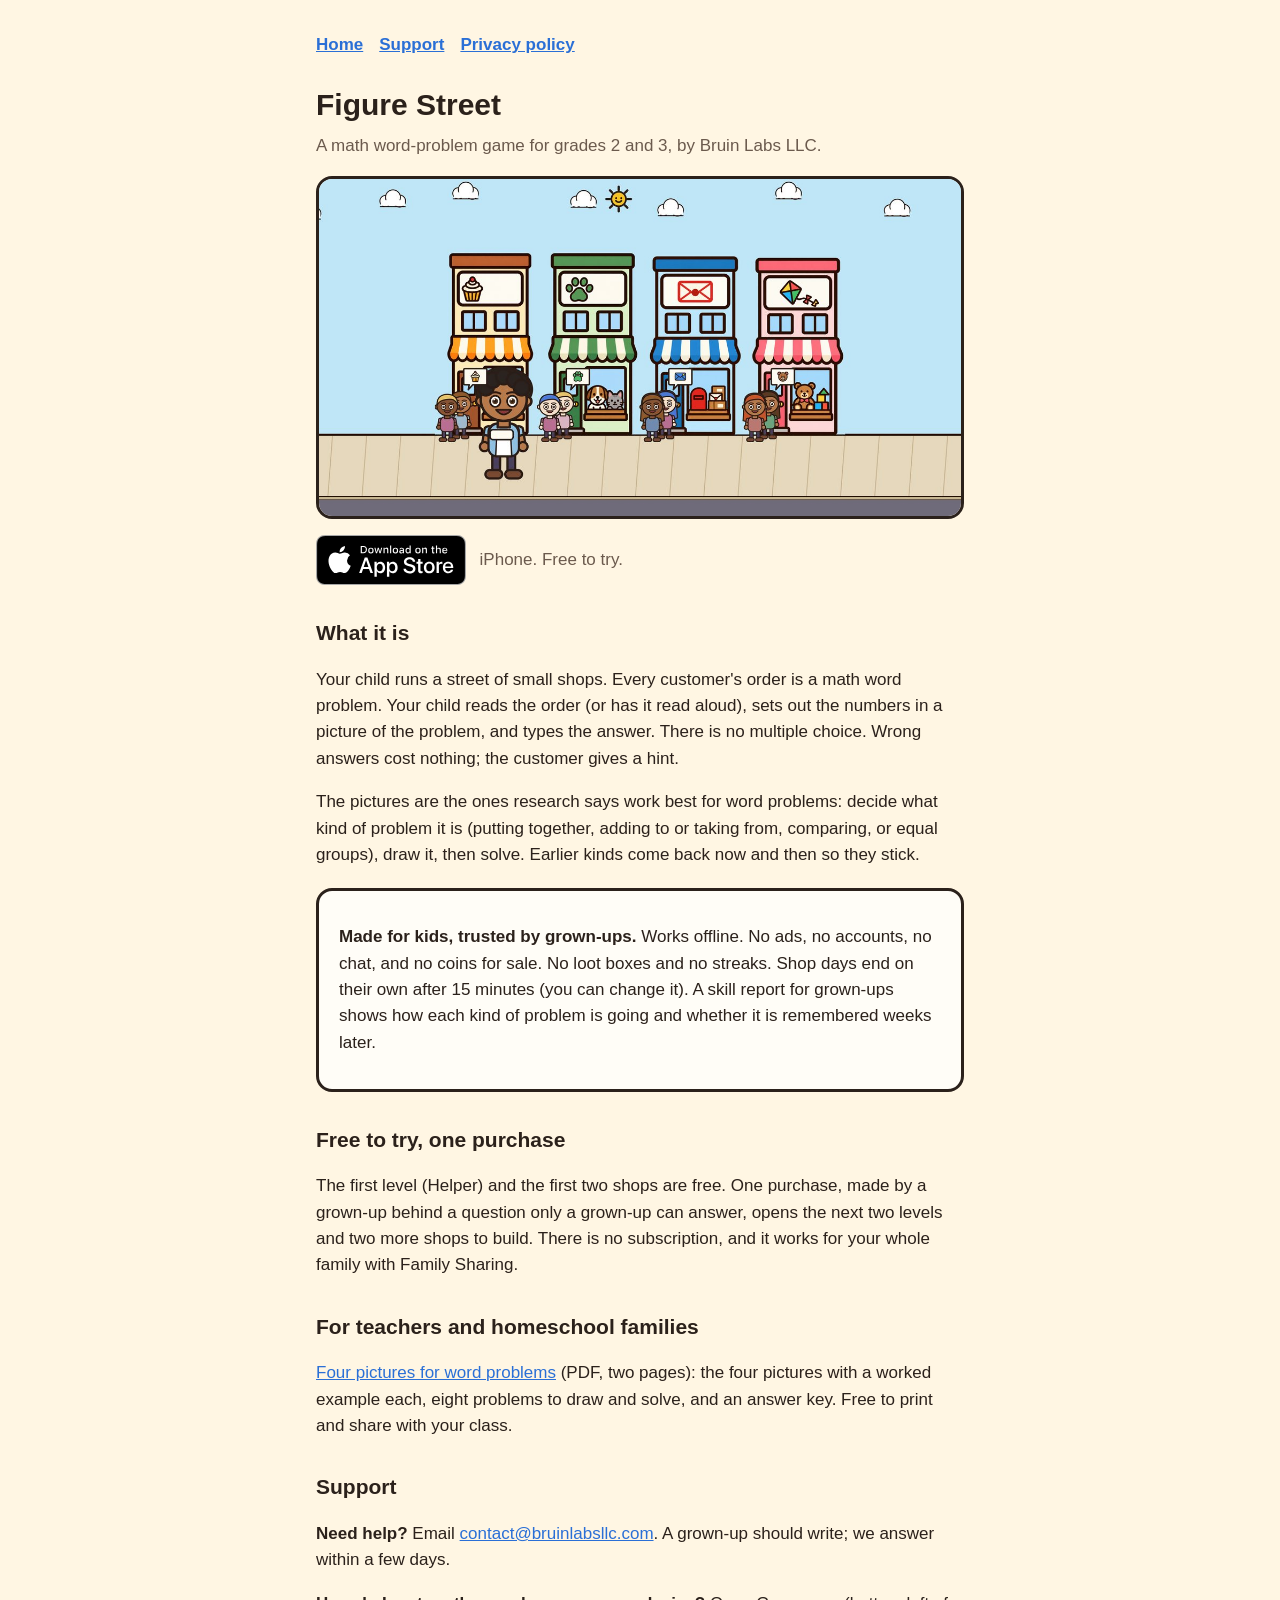
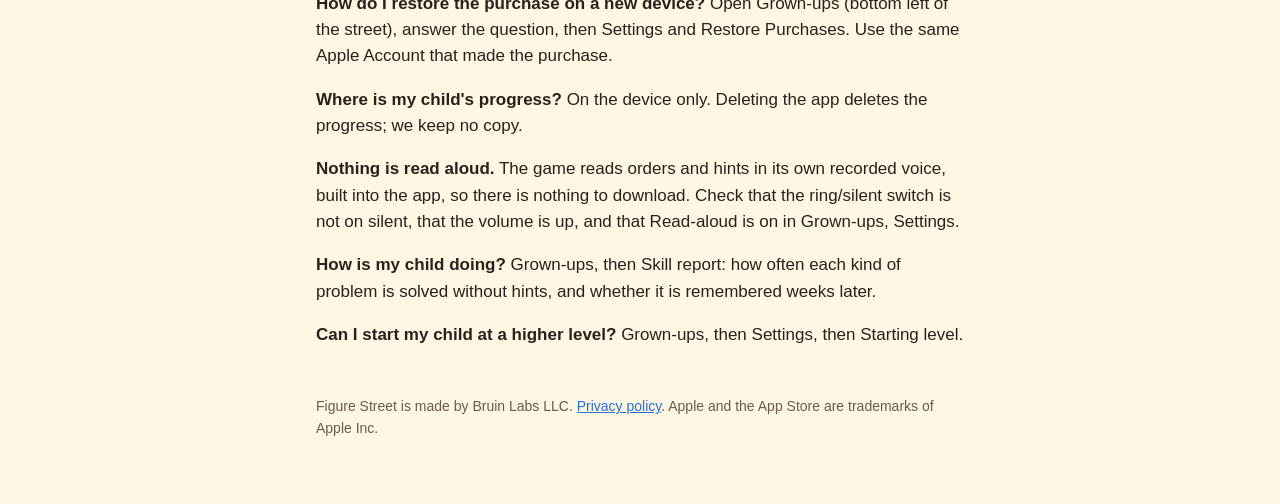
<file: index.html>
<!doctype html>
<html lang="en">
<head>
<meta charset="utf-8">
<meta name="viewport" content="width=device-width, initial-scale=1">
<title>Figure Street: math word problems for grades 2 and 3</title>
<meta name="description" content="An iPhone game where your child runs a street of shops and every customer's order is a math word problem. Grades 2 and 3. Offline, no ads, no accounts. Free to try, one purchase.">
<meta name="apple-itunes-app" content="app-id=6825498476">
<meta property="og:type" content="website">
<meta property="og:site_name" content="Figure Street">
<meta property="og:title" content="Figure Street: math word problems for grades 2 and 3">
<meta property="og:description" content="Your child runs a street of shops, and every customer's order is a word problem. Offline, no ads, no accounts. Free to try.">
<meta property="og:url" content="https://mherring26.github.io/figure-street-site/">
<meta property="og:image" content="https://mherring26.github.io/figure-street-site/og.jpg">
<meta property="og:image:width" content="1200">
<meta property="og:image:height" content="630">
<meta property="og:image:alt" content="Four shops on Figure Street, a bakery, a pet shop, a post office and a toy shop, with customers waiting.">
<meta name="twitter:card" content="summary_large_image">
<link rel="stylesheet" href="style.css">
</head>
<body>
<main>
<nav><a href="./">Home</a><a href="#help">Support</a><a href="privacy.html">Privacy policy</a></nav>
<h1>Figure Street</h1>
<p class="lede">A math word-problem game for grades 2 and 3, by Bruin Labs LLC.</p>

<img class="hero" src="og.jpg" width="1200" height="630" alt="Four shops on Figure Street, a bakery, a pet shop, a post office and a toy shop, with customers waiting.">

<p class="store"><a href="https://apps.apple.com/app/id6825498476"><img src="app-store-badge.svg" width="150" height="50" alt="Download on the App Store"></a><span>iPhone. Free to try.</span></p>

<h2>What it is</h2>
<p>Your child runs a street of small shops. Every customer's order is a math word problem. Your child reads the order (or has it read aloud), sets out the numbers in a picture of the problem, and types the answer. There is no multiple choice. Wrong answers cost nothing; the customer gives a hint.</p>
<p>The pictures are the ones research says work best for word problems: decide what kind of problem it is (putting together, adding to or taking from, comparing, or equal groups), draw it, then solve. Earlier kinds come back now and then so they stick.</p>

<div class="card">
<p><strong>Made for kids, trusted by grown-ups.</strong> Works offline. No ads, no accounts, no chat, and no coins for sale. No loot boxes and no streaks. Shop days end on their own after 15 minutes (you can change it). A skill report for grown-ups shows how each kind of problem is going and whether it is remembered weeks later.</p>
</div>

<h2>Free to try, one purchase</h2>
<p>The first level (Helper) and the first two shops are free. One purchase, made by a grown-up behind a question only a grown-up can answer, opens the next two levels and two more shops to build. There is no subscription, and it works for your whole family with Family Sharing.</p>

<h2 id="printable">For teachers and homeschool families</h2>
<p><a href="four-pictures.pdf">Four pictures for word problems</a> (PDF, two pages): the four pictures with a worked example each, eight problems to draw and solve, and an answer key. Free to print and share with your class.</p>

<h2 id="help">Support</h2>
<p><strong>Need help?</strong> Email <a href="mailto:contact@bruinlabsllc.com">contact@bruinlabsllc.com</a>. A grown-up should write; we answer within a few days.</p>
<p><strong>How do I restore the purchase on a new device?</strong> Open Grown-ups (bottom left of the street), answer the question, then Settings and Restore Purchases. Use the same Apple Account that made the purchase.</p>
<p><strong>Where is my child's progress?</strong> On the device only. Deleting the app deletes the progress; we keep no copy.</p>
<p><strong>Nothing is read aloud.</strong> The game reads orders and hints in its own recorded voice, built into the app, so there is nothing to download. Check that the ring/silent switch is not on silent, that the volume is up, and that Read-aloud is on in Grown-ups, Settings.</p>
<p><strong>How is my child doing?</strong> Grown-ups, then Skill report: how often each kind of problem is solved without hints, and whether it is remembered weeks later.</p>
<p><strong>Can I start my child at a higher level?</strong> Grown-ups, then Settings, then Starting level.</p>

<footer>Figure Street is made by Bruin Labs LLC. <a href="privacy.html">Privacy policy</a>. Apple and the App Store are trademarks of Apple Inc.</footer>
</main>
</body>
</html>
</file>
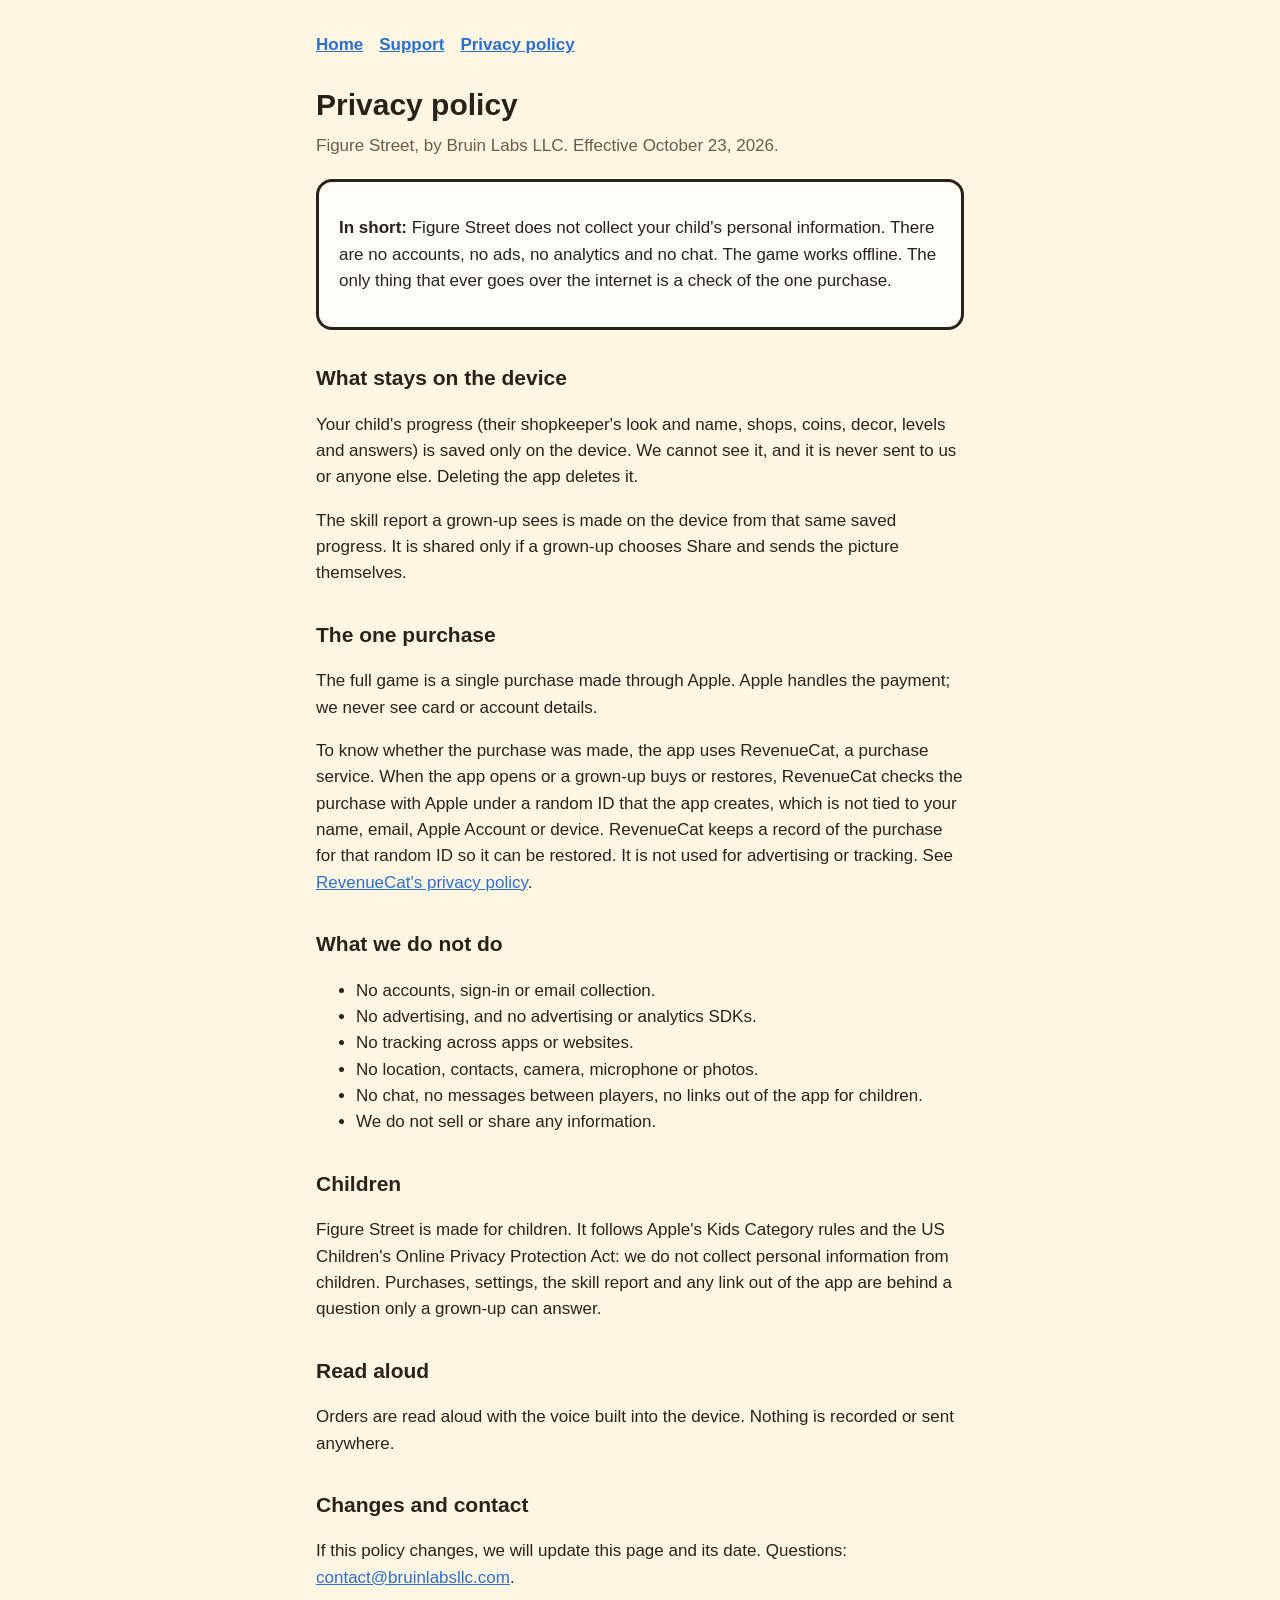
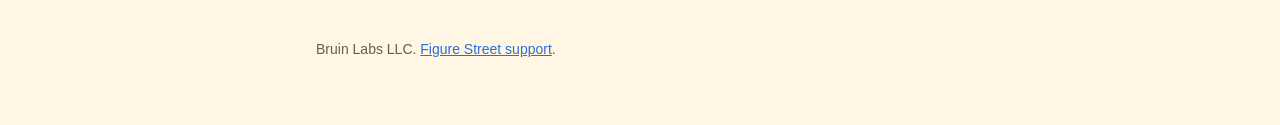
<file: privacy.html>
<!doctype html>
<html lang="en">
<head>
<meta charset="utf-8">
<meta name="viewport" content="width=device-width, initial-scale=1">
<title>Figure Street Privacy</title>
<link rel="stylesheet" href="style.css">
</head>
<body>
<main>
<nav><a href="./">Home</a><a href="./#help">Support</a><a href="privacy.html">Privacy policy</a></nav>
<h1>Privacy policy</h1>
<p class="lede">Figure Street, by Bruin Labs LLC. Effective October 23, 2026.</p>

<div class="card">
<p><strong>In short:</strong> Figure Street does not collect your child's personal information. There are no accounts, no ads, no analytics and no chat. The game works offline. The only thing that ever goes over the internet is a check of the one purchase.</p>
</div>

<h2>What stays on the device</h2>
<p>Your child's progress (their shopkeeper's look and name, shops, coins, decor, levels and answers) is saved only on the device. We cannot see it, and it is never sent to us or anyone else. Deleting the app deletes it.</p>
<p>The skill report a grown-up sees is made on the device from that same saved progress. It is shared only if a grown-up chooses Share and sends the picture themselves.</p>

<h2>The one purchase</h2>
<p>The full game is a single purchase made through Apple. Apple handles the payment; we never see card or account details.</p>
<p>To know whether the purchase was made, the app uses RevenueCat, a purchase service. When the app opens or a grown-up buys or restores, RevenueCat checks the purchase with Apple under a random ID that the app creates, which is not tied to your name, email, Apple Account or device. RevenueCat keeps a record of the purchase for that random ID so it can be restored. It is not used for advertising or tracking. See <a href="https://www.revenuecat.com/privacy">RevenueCat's privacy policy</a>.</p>

<h2>What we do not do</h2>
<ul>
<li>No accounts, sign-in or email collection.</li>
<li>No advertising, and no advertising or analytics SDKs.</li>
<li>No tracking across apps or websites.</li>
<li>No location, contacts, camera, microphone or photos.</li>
<li>No chat, no messages between players, no links out of the app for children.</li>
<li>We do not sell or share any information.</li>
</ul>

<h2>Children</h2>
<p>Figure Street is made for children. It follows Apple's Kids Category rules and the US Children's Online Privacy Protection Act: we do not collect personal information from children. Purchases, settings, the skill report and any link out of the app are behind a question only a grown-up can answer.</p>

<h2>Read aloud</h2>
<p>Orders are read aloud with the voice built into the device. Nothing is recorded or sent anywhere.</p>

<h2>Changes and contact</h2>
<p>If this policy changes, we will update this page and its date. Questions: <a href="mailto:contact@bruinlabsllc.com">contact@bruinlabsllc.com</a>.</p>

<footer>Bruin Labs LLC. <a href="./">Figure Street support</a>.</footer>
</main>
</body>
</html>
</file>
<file: style.css>
:root { --bg: #fff6e3; --ink: #2b211b; --soft: #6b5a4d; --card: #fffdf7; --accent: #2a6fd6; }
* { box-sizing: border-box; }
body { margin: 0; background: var(--bg); color: var(--ink); font: 17px/1.55 -apple-system, BlinkMacSystemFont, "Segoe UI", Roboto, sans-serif; }
main { max-width: 680px; margin: 0 auto; padding: 32px 16px 64px; }
h1 { font-size: 30px; margin: 0 0 4px; }
h2 { font-size: 21px; margin: 32px 0 8px; }
p, li { color: var(--ink); }
.lede { color: var(--soft); margin-top: 0; }
.card { background: var(--card); border: 3px solid var(--ink); border-radius: 16px; padding: 16px 20px; margin: 20px 0; }
a { color: var(--accent); }
nav { margin-bottom: 24px; }
nav a { margin-right: 16px; font-weight: 600; }
footer { margin-top: 48px; color: var(--soft); font-size: 14px; }
.hero { display: block; width: 100%; height: auto; border: 3px solid var(--ink); border-radius: 16px; margin: 8px 0 16px; }
.store { display: flex; align-items: center; gap: 14px; flex-wrap: wrap; margin: 0 0 8px; }
.store img { display: block; height: 50px; width: auto; }
.store span { color: var(--soft); }
</file>
